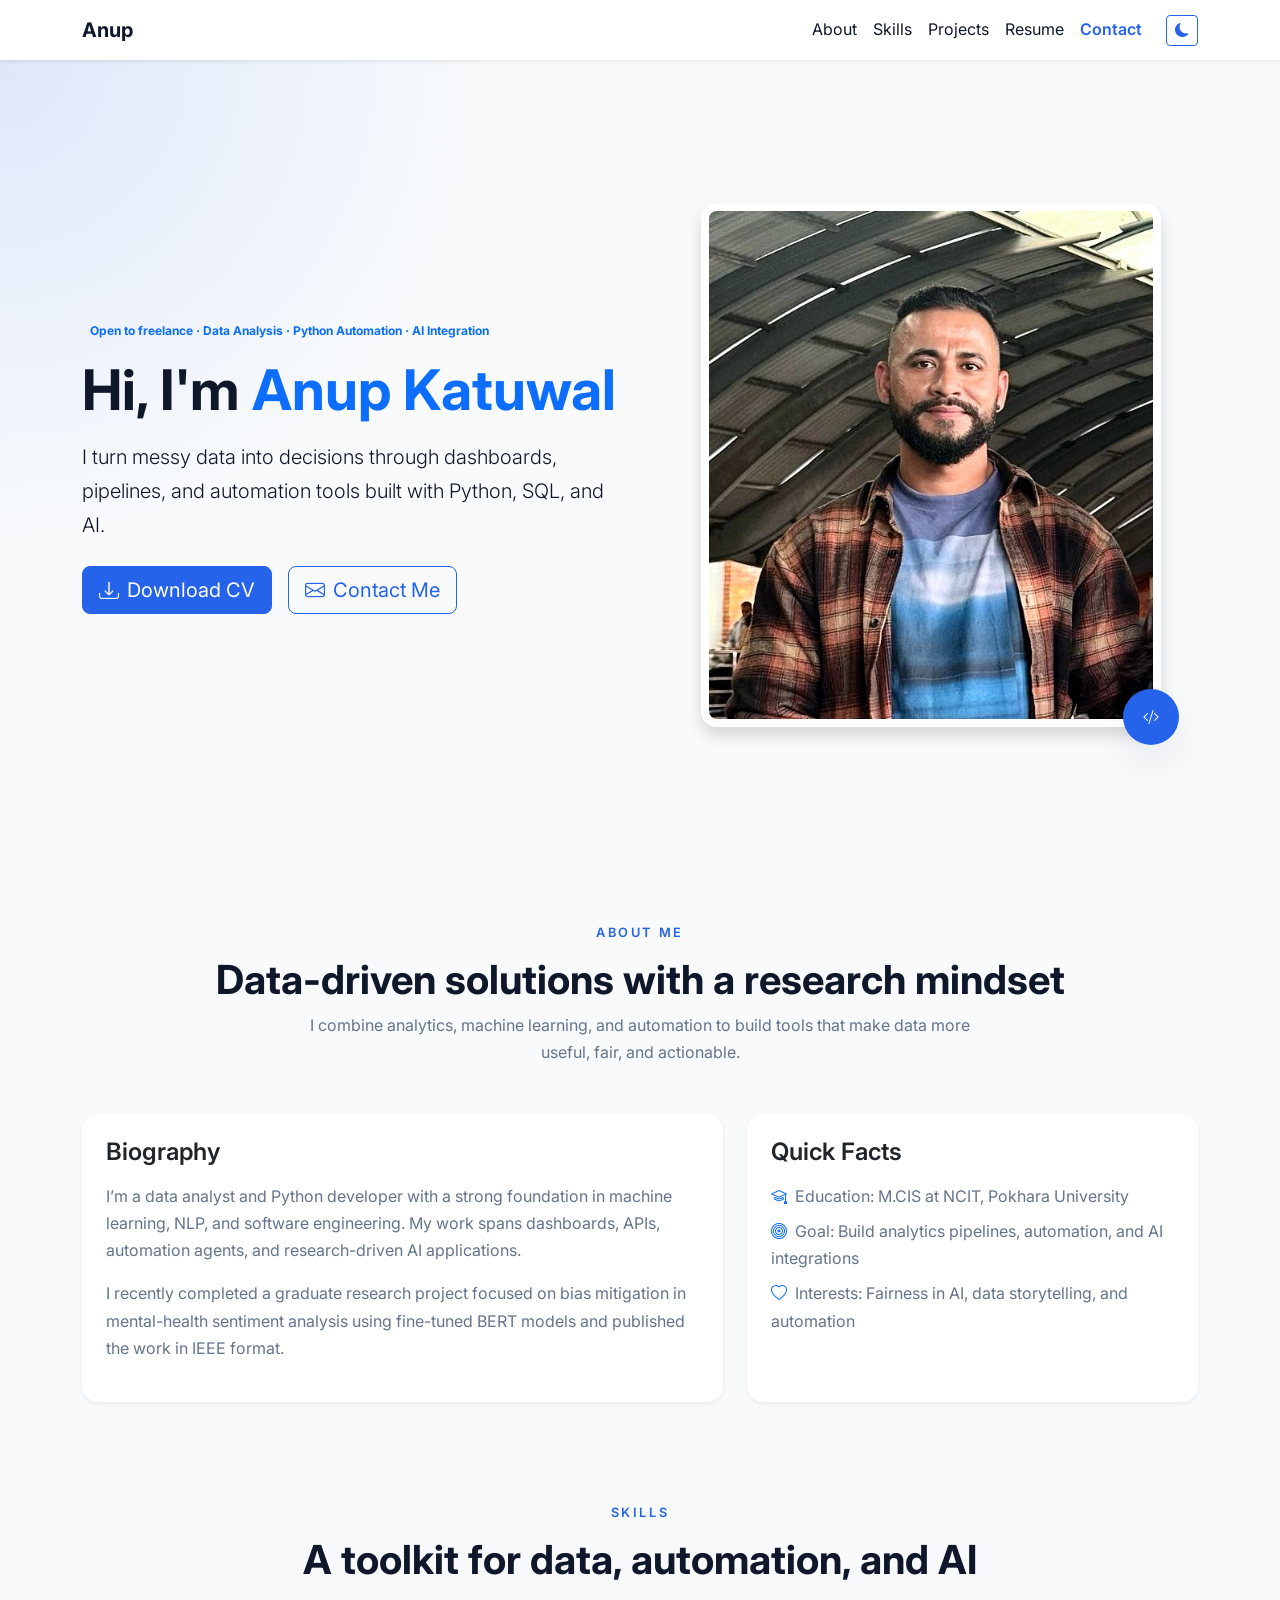
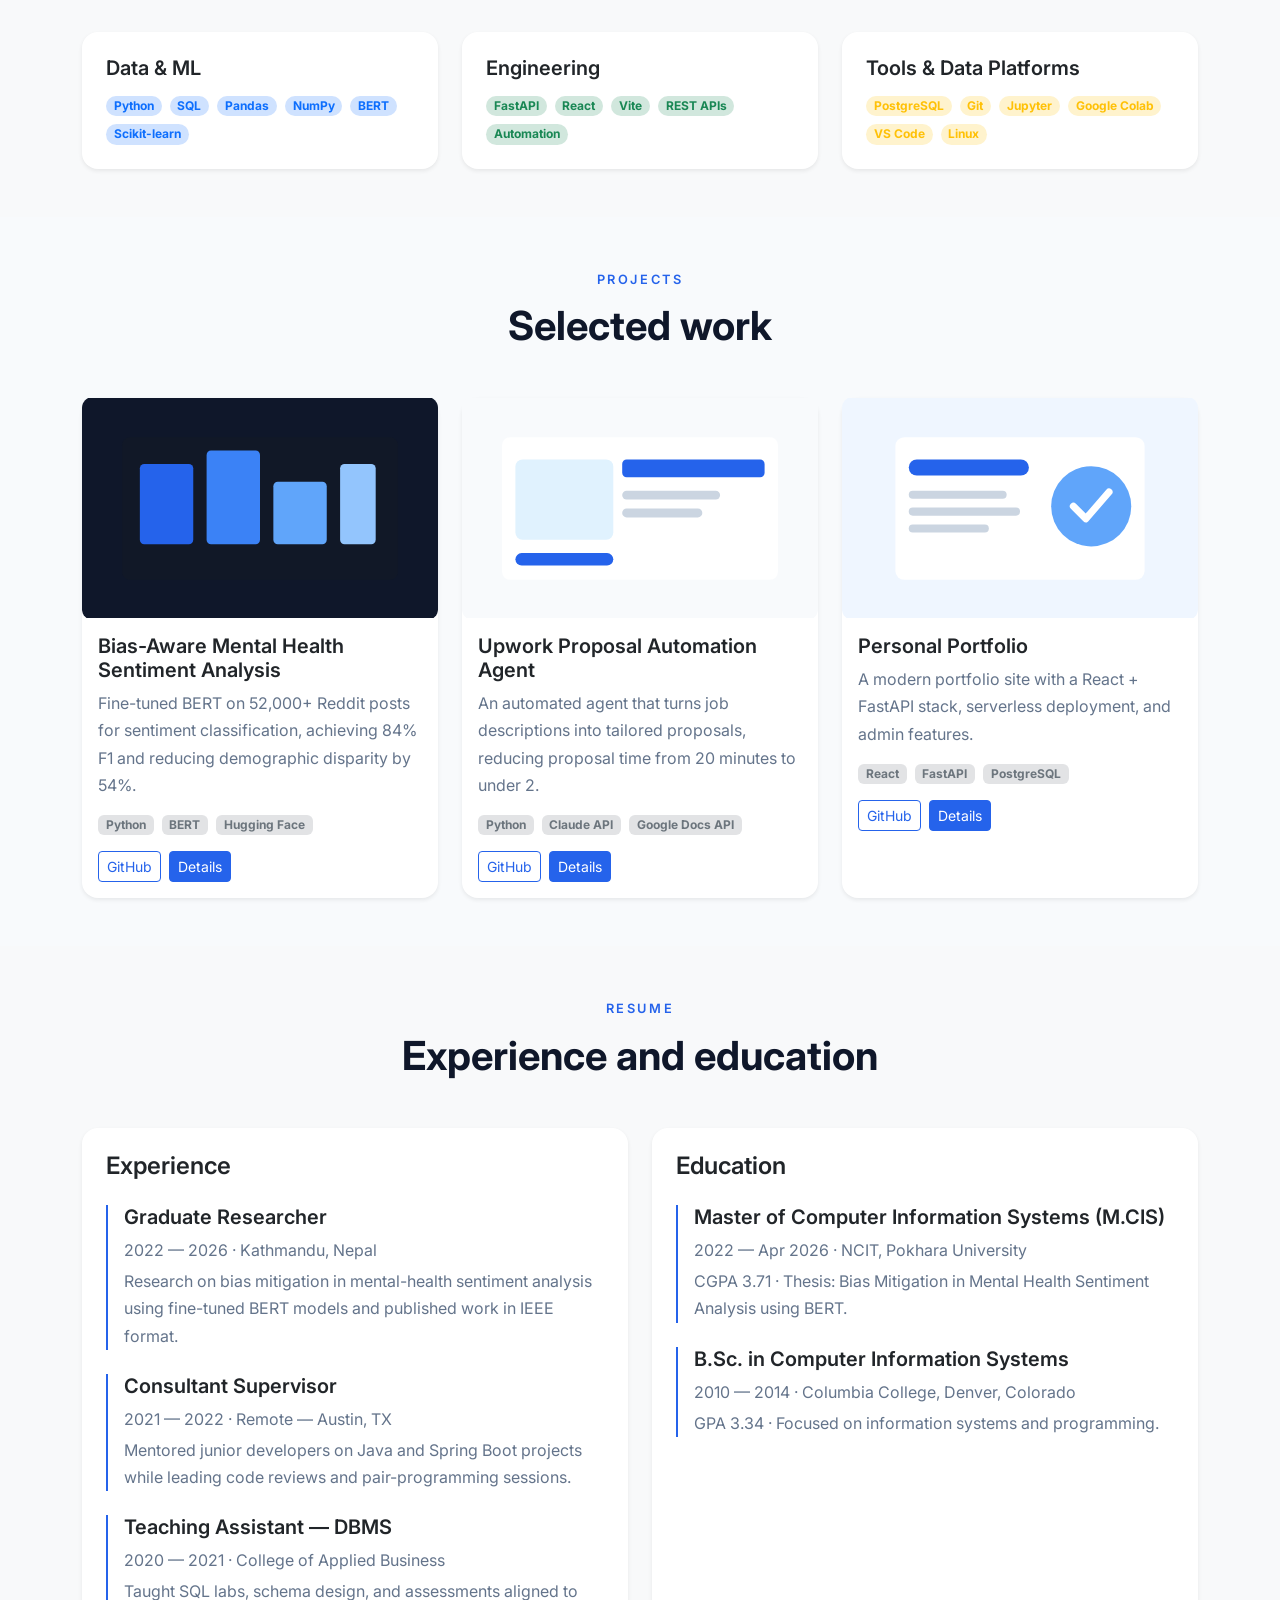
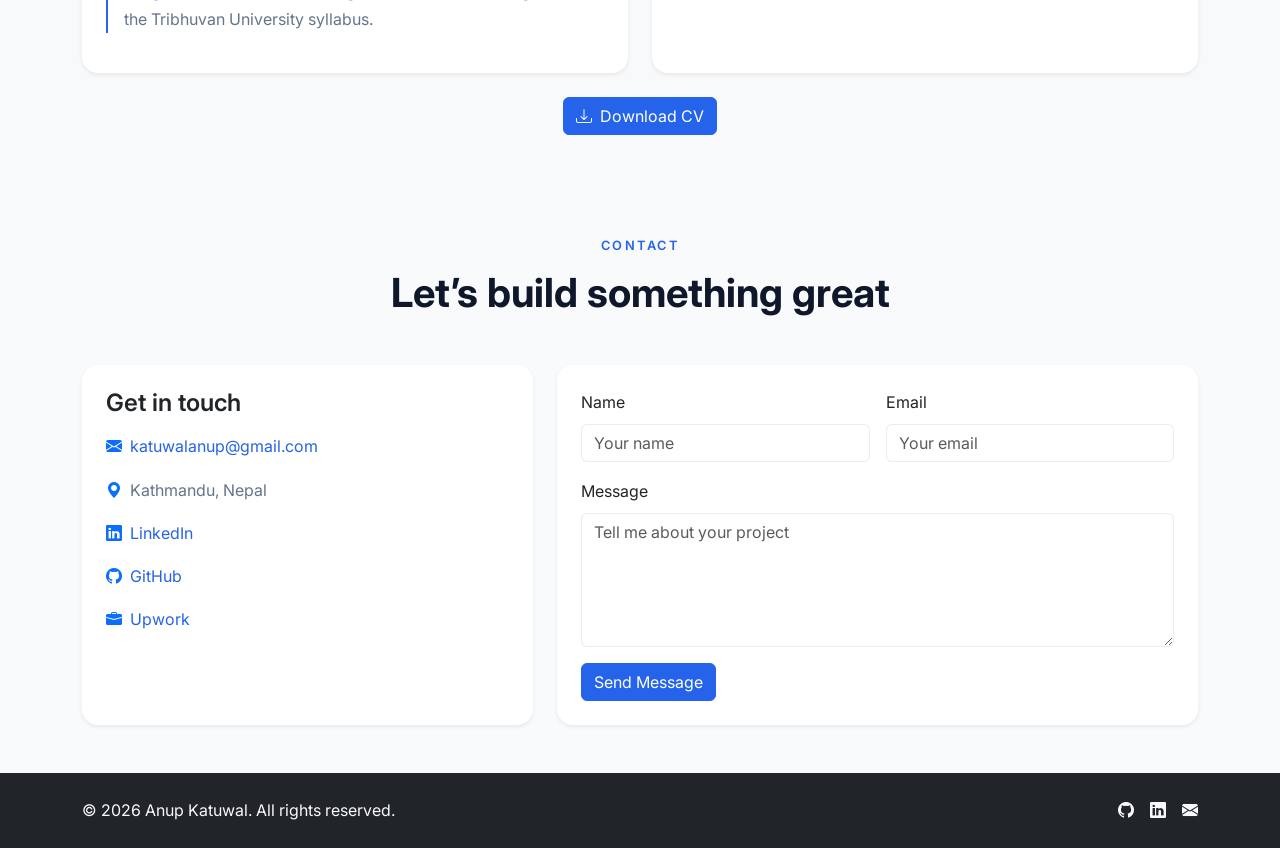
<file: docs/index.html>
<!DOCTYPE html>
<html lang="en" class="h-100">
  <head>
    <meta charset="UTF-8" />
    <meta name="viewport" content="width=device-width, initial-scale=1.0" />
    <meta
      name="description"
      content="Portfolio of Anup Katuwal, a data analyst and Python developer focused on analytics, automation, and AI integration."
    />
    <meta name="author" content="Anup Katuwal" />
    <meta property="og:title" content="Anup Katuwal | Data Analyst & Python Developer" />
    <meta property="og:description" content="Portfolio showcasing analytics, machine learning, and automation projects." />
    <meta property="og:type" content="website" />
<title>Anup Katuwal | Data Analyst & Python Developer</title>
    <link rel="preconnect" href="https://fonts.googleapis.com" />
    <link rel="preconnect" href="https://fonts.gstatic.com" crossorigin />
    <link href="https://fonts.googleapis.com/css2?family=Inter:wght@400;500;600;700;800&display=swap" rel="stylesheet" />
    <link
      href="https://cdn.jsdelivr.net/npm/bootstrap@5.3.3/dist/css/bootstrap.min.css"
      rel="stylesheet"
    />
    <link
      rel="stylesheet"
      href="https://cdn.jsdelivr.net/npm/bootstrap-icons@1.11.3/font/bootstrap-icons.css"
    />
    <link rel="stylesheet" href="css/style.css" />
  </head>
  <body class="d-flex flex-column min-vh-100">
    <header>
      <nav class="navbar navbar-expand-lg navbar-light bg-white shadow-sm sticky-top" id="mainNavbar">
        <div class="container">
          <a class="navbar-brand fw-bold text-primary" href="#home">Anup</a>
          <button
            class="navbar-toggler"
            type="button"
            data-bs-toggle="collapse"
            data-bs-target="#navbarNav"
            aria-controls="navbarNav"
            aria-expanded="false"
            aria-label="Toggle navigation"
          >
            <span class="navbar-toggler-icon"></span>
          </button>
          <div class="collapse navbar-collapse" id="navbarNav">
            <ul class="navbar-nav ms-auto align-items-lg-center">
              <li class="nav-item"><a class="nav-link" href="#about">About</a></li>
              <li class="nav-item"><a class="nav-link" href="#skills">Skills</a></li>
              <li class="nav-item"><a class="nav-link" href="#projects">Projects</a></li>
              <li class="nav-item"><a class="nav-link" href="#resume">Resume</a></li>
              <li class="nav-item"><a class="nav-link" href="#contact">Contact</a></li>
              <li class="nav-item ms-lg-3">
                <button class="btn btn-outline-primary btn-sm theme-toggle" type="button" aria-label="Toggle dark mode">
                  <i class="bi bi-moon-fill"></i>
                </button>
              </li>
            </ul>
          </div>
        </div>
      </nav>
    </header>

    <main id="home">
      <!-- Hero section -->
      <section class="hero py-5 py-lg-6">
        <div class="container">
          <div class="row align-items-center g-5">
            <div class="col-lg-6 order-2 order-lg-1">
              <span class="badge text-bg-primary-subtle text-primary mb-3">Open to freelance · Data Analysis · Python Automation · AI Integration</span>
              <h1 class="display-4 fw-bold mb-3">Hi, I'm <span class="text-primary">Anup Katuwal</span></h1>
              <p class="lead text-muted mb-4">
                I turn messy data into decisions through dashboards, pipelines, and automation tools built with Python, SQL, and AI.
              </p>
              <div class="d-flex flex-wrap gap-3">
                <a href="https://anup-katuwal.com.np/resume.pdf" class="btn btn-primary btn-lg" target="_blank" rel="noopener noreferrer">
                  <i class="bi bi-download me-2"></i>Download CV
                </a>
                <a href="#contact" class="btn btn-outline-primary btn-lg">
                  <i class="bi bi-envelope me-2"></i>Contact Me
                </a>
              </div>
            </div>
            <div class="col-lg-6 order-1 order-lg-2">
              <div class="hero-card position-relative mx-auto">
                <img src="images/profile.jpg" alt="Anup Katuwal profile photo" class="img-fluid rounded-4 shadow" />
                <div class="hero-badge">
                  <i class="bi bi-code-slash"></i>
                </div>
              </div>
            </div>
          </div>
        </div>
      </section>

      <!-- About section -->
      <section id="about" class="py-5 section-block">
        <div class="container">
          <div class="section-heading text-center mb-5">
            <span class="section-label">About Me</span>
            <h2 class="display-6 fw-bold">Data-driven solutions with a research mindset</h2>
            <p class="text-muted mx-auto section-intro">
              I combine analytics, machine learning, and automation to build tools that make data more useful, fair, and actionable.
            </>
          </div>
          <div class="row g-4">
            <div class="col-lg-7 reveal">
              <div class="card border-0 shadow-sm h-100 p-4">
                <h3 class="h4 fw-semibold mb-3">Biography</h3>
                <p class="text-muted">
                  I’m a data analyst and Python developer with a strong foundation in machine learning, NLP, and software engineering. My work spans dashboards, APIs, automation agents, and research-driven AI applications.
                </p>
                <p class="text-muted">
                  I recently completed a graduate research project focused on bias mitigation in mental-health sentiment analysis using fine-tuned BERT models and published the work in IEEE format.
                </p>
              </div>
            </div>
            <div class="col-lg-5 reveal">
              <div class="card border-0 shadow-sm h-100 p-4">
                <h3 class="h4 fw-semibold mb-3">Quick Facts</h3>
                <ul class="list-unstyled text-muted mb-0">
                  <li class="mb-2"><i class="bi bi-mortarboard me-2 text-primary"></i>Education: M.CIS at NCIT, Pokhara University</li>
                  <li class="mb-2"><i class="bi bi-bullseye me-2 text-primary"></i>Goal: Build analytics pipelines, automation, and AI integrations</li>
                  <li class="mb-2"><i class="bi bi-heart me-2 text-primary"></i>Interests: Fairness in AI, data storytelling, and automation</li>
                </ul>
              </div>
            </div>
          </div>
        </div>
      </section>

      <!-- Skills section -->
      <section id="skills" class="py-5 section-block bg-light">
        <div class="container">
          <div class="section-heading text-center mb-5">
            <span class="section-label">Skills</span>
            <h2 class="display-6 fw-bold">A toolkit for data, automation, and AI</h2>
          </div>
          <div class="row g-4">
            <div class="col-md-6 col-lg-4 reveal">
              <div class="card border-0 shadow-sm h-100 p-4 skill-card">
                <h3 class="h5 fw-semibold mb-3">Data & ML</h3>
                <div class="d-flex flex-wrap gap-2">
                  <span class="badge rounded-pill bg-primary-subtle text-primary">Python</span>
                  <span class="badge rounded-pill bg-primary-subtle text-primary">SQL</span>
                  <span class="badge rounded-pill bg-primary-subtle text-primary">Pandas</span>
                  <span class="badge rounded-pill bg-primary-subtle text-primary">NumPy</span>
                  <span class="badge rounded-pill bg-primary-subtle text-primary">BERT</span>
                  <span class="badge rounded-pill bg-primary-subtle text-primary">Scikit-learn</span>
                </div>
              </div>
            </div>
            <div class="col-md-6 col-lg-4 reveal">
              <div class="card border-0 shadow-sm h-100 p-4 skill-card">
                <h3 class="h5 fw-semibold mb-3">Engineering</h3>
                <div class="d-flex flex-wrap gap-2">
                  <span class="badge rounded-pill bg-success-subtle text-success">FastAPI</span>
                  <span class="badge rounded-pill bg-success-subtle text-success">React</span>
                  <span class="badge rounded-pill bg-success-subtle text-success">Vite</span>
                  <span class="badge rounded-pill bg-success-subtle text-success">REST APIs</span>
                  <span class="badge rounded-pill bg-success-subtle text-success">Automation</span>
                </div>
              </div>
            </div>
            <div class="col-md-6 col-lg-4 reveal">
              <div class="card border-0 shadow-sm h-100 p-4 skill-card">
                <h3 class="h5 fw-semibold mb-3">Tools & Data Platforms</h3>
                <div class="d-flex flex-wrap gap-2">
                  <span class="badge rounded-pill bg-warning-subtle text-warning">PostgreSQL</span>
                  <span class="badge rounded-pill bg-warning-subtle text-warning">Git</span>
                  <span class="badge rounded-pill bg-warning-subtle text-warning">Jupyter</span>
                  <span class="badge rounded-pill bg-warning-subtle text-warning">Google Colab</span>
                  <span class="badge rounded-pill bg-warning-subtle text-warning">VS Code</span>
                  <span class="badge rounded-pill bg-warning-subtle text-warning">Linux</span>
                </div>
              </div>
            </div>
          </div>
        </div>
      </section>

      <!-- Projects section -->
      <section id="projects" class="py-5 section-block">
        <div class="container">
          <div class="section-heading text-center mb-5">
            <span class="section-label">Projects</span>
            <h2 class="display-6 fw-bold">Selected work</h2>
          </div>
          <div class="row g-4">
            <div class="col-md-6 col-lg-4 reveal">
              <div class="card border-0 shadow-sm h-100 project-card">
                <img src="images/project-analytics.svg" class="card-img-top" alt="Bias-aware sentiment analysis project preview" />
                <div class="card-body">
                  <h3 class="h5 fw-semibold">Bias-Aware Mental Health Sentiment Analysis</h3>
                  <p class="text-muted">Fine-tuned BERT on 52,000+ Reddit posts for sentiment classification, achieving 84% F1 and reducing demographic disparity by 54%.</p>
                  <div class="d-flex flex-wrap gap-2 mb-3">
                    <span class="badge bg-secondary-subtle text-secondary">Python</span>
                    <span class="badge bg-secondary-subtle text-secondary">BERT</span>
                    <span class="badge bg-secondary-subtle text-secondary">Hugging Face</span>
                  </div>
                  <div class="d-flex gap-2">
                    <a href="https://github.com/anupkatuwal/bias-aware-sentiment-analysis-mental-health" target="_blank" rel="noopener noreferrer" class="btn btn-sm btn-outline-primary">GitHub</a>
                    <a href="https://anup-katuwal.com.np/projects/thesis" target="_blank" rel="noopener noreferrer" class="btn btn-sm btn-primary">Details</a>
                  </div>
                </div>
              </div>
            </div>
            <div class="col-md-6 col-lg-4 reveal">
              <div class="card border-0 shadow-sm h-100 project-card">
                <img src="images/project-ecommerce.svg" class="card-img-top" alt="Upwork proposal automation project preview" />
                <div class="card-body">
                  <h3 class="h5 fw-semibold">Upwork Proposal Automation Agent</h3>
                  <p class="text-muted">An automated agent that turns job descriptions into tailored proposals, reducing proposal time from 20 minutes to under 2.</p>
                  <div class="d-flex flex-wrap gap-2 mb-3">
                    <span class="badge bg-secondary-subtle text-secondary">Python</span>
                    <span class="badge bg-secondary-subtle text-secondary">Claude API</span>
                    <span class="badge bg-secondary-subtle text-secondary">Google Docs API</span>
                  </div>
                  <div class="d-flex gap-2">
                    <a href="https://github.com/anupkatuwal/upwork-proposal-agent" target="_blank" rel="noopener noreferrer" class="btn btn-sm btn-outline-primary">GitHub</a>
                    <a href="https://anup-katuwal.com.np/projects/upwork-agent" target="_blank" rel="noopener noreferrer" class="btn btn-sm btn-primary">Details</a>
                  </div>
                </div>
              </div>
            </div>
            <div class="col-md-6 col-lg-4 reveal">
              <div class="card border-0 shadow-sm h-100 project-card">
                <img src="images/project-taskmanager.svg" class="card-img-top" alt="Portfolio project preview" />
                <div class="card-body">
                  <h3 class="h5 fw-semibold">Personal Portfolio</h3>
                  <p class="text-muted">A modern portfolio site with a React + FastAPI stack, serverless deployment, and admin features.</p>
                  <div class="d-flex flex-wrap gap-2 mb-3">
                    <span class="badge bg-secondary-subtle text-secondary">React</span>
                    <span class="badge bg-secondary-subtle text-secondary">FastAPI</span>
                    <span class="badge bg-secondary-subtle text-secondary">PostgreSQL</span>
                  </div>
                  <div class="d-flex gap-2">
                    <a href="https://github.com/anupkatuwal/anup-portfolio" target="_blank" rel="noopener noreferrer" class="btn btn-sm btn-outline-primary">GitHub</a>
                    <a href="https://anup-katuwal.com.np/projects/portfolio" target="_blank" rel="noopener noreferrer" class="btn btn-sm btn-primary">Details</a>
                  </div>
                </div>
              </div>
            </div>
          </div>
        </div>
      </section>

      <!-- Resume section -->
      <section id="resume" class="py-5 section-block bg-light">
        <div class="container">
          <div class="section-heading text-center mb-5">
            <span class="section-label">Resume</span>
            <h2 class="display-6 fw-bold">Experience and education</h2>
          </div>
          <div class="row g-4">
            <div class="col-lg-6 reveal">
              <div class="card border-0 shadow-sm h-100 p-4">
                <h3 class="h4 fw-semibold mb-4">Experience</h3>
                <div class="timeline">
                  <div class="timeline-item mb-4">
                    <h5 class="fw-semibold">Graduate Researcher</h5>
                    <p class="text-muted mb-1">2022 — 2026 · Kathmandu, Nepal</p>
                    <p class="text-muted">Research on bias mitigation in mental-health sentiment analysis using fine-tuned BERT models and published work in IEEE format.</p>
                  </div>
                  <div class="timeline-item mb-4">
                    <h5 class="fw-semibold">Consultant Supervisor</h5>
                    <p class="text-muted mb-1">2021 — 2022 · Remote — Austin, TX</p>
                    <p class="text-muted">Mentored junior developers on Java and Spring Boot projects while leading code reviews and pair-programming sessions.</p>
                  </div>
                  <div class="timeline-item">
                    <h5 class="fw-semibold">Teaching Assistant — DBMS</h5>
                    <p class="text-muted mb-1">2020 — 2021 · College of Applied Business</p>
                    <p class="text-muted">Taught SQL labs, schema design, and assessments aligned to the Tribhuvan University syllabus.</p>
                  </div>
                </div>
              </div>
            </div>
            <div class="col-lg-6 reveal">
              <div class="card border-0 shadow-sm h-100 p-4">
                <h3 class="h4 fw-semibold mb-4">Education</h3>
                <div class="timeline">
                  <div class="timeline-item mb-4">
                    <h5 class="fw-semibold">Master of Computer Information Systems (M.CIS)</h5>
                    <p class="text-muted mb-1">2022 — Apr 2026 · NCIT, Pokhara University</p>
                    <p class="text-muted">CGPA 3.71 · Thesis: Bias Mitigation in Mental Health Sentiment Analysis using BERT.</p>
                  </div>
                  <div class="timeline-item">
                    <h5 class="fw-semibold">B.Sc. in Computer Information Systems</h5>
                    <p class="text-muted mb-1">2010 — 2014 · Columbia College, Denver, Colorado</p>
                    <p class="text-muted">GPA 3.34 · Focused on information systems and programming.</p>
                  </div>
                </div>
              </div>
            </div>
          </div>
          <div class="text-center mt-4">
            <a href="https://anup-katuwal.com.np/resume.pdf" class="btn btn-primary" target="_blank" rel="noopener noreferrer">
              <i class="bi bi-download me-2"></i>Download CV
            </a>
          </div>
        </div>
      </section>

      <!-- Contact section -->
      <section id="contact" class="py-5 section-block">
        <div class="container">
          <div class="section-heading text-center mb-5">
            <span class="section-label">Contact</span>
            <h2 class="display-6 fw-bold">Let’s build something great</h2>
          </div>
          <div class="row g-4">
            <div class="col-lg-5 reveal">
              <div class="card border-0 shadow-sm h-100 p-4">
                <h3 class="h4 fw-semibold mb-3">Get in touch</h3>
                <ul class="list-unstyled text-muted">
                  <li class="mb-3"><i class="bi bi-envelope-fill me-2 text-primary"></i><a href="mailto:katuwalanup@gmail.com" class="text-decoration-none">katuwalanup@gmail.com</a></li>
                  <li class="mb-3"><i class="bi bi-geo-alt-fill me-2 text-primary"></i>Kathmandu, Nepal</li>
                  <li class="mb-3"><i class="bi bi-linkedin me-2 text-primary"></i><a href="https://www.linkedin.com/in/anupkatuwal1989" target="_blank" rel="noopener noreferrer" class="text-decoration-none">LinkedIn</a></li>
                  <li class="mb-3"><i class="bi bi-github me-2 text-primary"></i><a href="https://github.com/anupkatuwal" target="_blank" rel="noopener noreferrer" class="text-decoration-none">GitHub</a></li>
                  <li><i class="bi bi-briefcase-fill me-2 text-primary"></i><a href="https://www.upwork.com/freelancers/~01fe60c948627059d5" target="_blank" rel="noopener noreferrer" class="text-decoration-none">Upwork</a></li>
                </ul>
              </div>
            </div>
            <div class="col-lg-7 reveal">
              <div class="card border-0 shadow-sm h-100 p-4">
                <div id="formSuccess" class="alert alert-success d-none" role="alert">
                  <i class="bi bi-check-circle-fill me-2"></i>Thanks! I'll get back to you shortly.
                </div>
                <form id="contactForm" novalidate>
                  <div class="row g-3">
                    <div class="col-md-6">
                      <label for="contactName" class="form-label">Name</label>
                      <input type="text" class="form-control" id="contactName" placeholder="Your name" required />
                      <div class="invalid-feedback">Please enter your name.</div>
                    </div>
                    <div class="col-md-6">
                      <label for="contactEmail" class="form-label">Email</label>
                      <input type="email" class="form-control" id="contactEmail" placeholder="Your email" required />
                      <div class="invalid-feedback">Please enter a valid email.</div>
                    </div>
                    <div class="col-12">
                      <label for="contactMessage" class="form-label">Message</label>
                      <textarea class="form-control" id="contactMessage" rows="5" placeholder="Tell me about your project" required></textarea>
                      <div class="invalid-feedback">Please enter a message.</div>
                    </div>
                    <div class="col-12">
                      <button type="submit" class="btn btn-primary" id="formSubmit">
                        <span class="submit-text">Send Message</span>
                        <span class="spinner-border spinner-border-sm d-none ms-2" role="status" aria-hidden="true"></span>
                      </button>
                    </div>
                  </div>
                </form>
              </div>
            </div>
          </div>
        </div>
      </section>
    </main>

    <footer class="mt-auto py-4 bg-dark text-light">
      <div class="container d-flex flex-column flex-md-row justify-content-between align-items-center gap-3">
        <p class="mb-0">© 2026 Anup Katuwal. All rights reserved.</p>
        <div class="d-flex gap-3">
          <a href="https://github.com/anupkatuwal" target="_blank" rel="noopener noreferrer" class="text-light text-decoration-none" aria-label="GitHub"><i class="bi bi-github"></i></a>
          <a href="https://www.linkedin.com/in/anupkatuwal1989" target="_blank" rel="noopener noreferrer" class="text-light text-decoration-none" aria-label="LinkedIn"><i class="bi bi-linkedin"></i></a>
          <a href="mailto:katuwalanup@gmail.com" class="text-light text-decoration-none" aria-label="Email"><i class="bi bi-envelope-fill"></i></a>
        </div>
      </div>
    </footer>

    <button type="button" class="btn btn-primary rounded-circle back-to-top" id="backToTop" aria-label="Back to top">
      <i class="bi bi-arrow-up"></i>
    </button>

    <script src="https://cdn.jsdelivr.net/npm/bootstrap@5.3.3/dist/js/bootstrap.bundle.min.js"></script>
    <script src="js/script.js"></script>
  </body>
</html>
</file>
<file: docs/css/style.css>
:root {
  --bg: #f8fafc;
  --surface: #ffffff;
  --surface-alt: #f1f5f9;
  --text: #0f172a;
  --muted: #64748b;
  --primary: #2563eb;
  --primary-dark: #1d4ed8;
  --border: rgba(15, 23, 42, 0.08);
  --shadow: 0 16px 40px rgba(15, 23, 42, 0.08);
  --transition: 0.3s ease;
}

body.dark {
  --bg: #020617;
  --surface: #0f172a;
  --surface-alt: #111827;
  --text: #e2e8f0;
  --muted: #94a3b8;
  --primary: #60a5fa;
  --primary-dark: #3b82f6;
  --border: rgba(255, 255, 255, 0.08);
  --shadow: 0 16px 40px rgba(2, 6, 23, 0.45);
}

html {
  scroll-behavior: smooth;
}

body {
  background: var(--bg);
  color: var(--text);
  font-family: 'Inter', "Segoe UI", Roboto, Arial, sans-serif;
  font-size: 1rem;
  line-height: 1.7;
  transition: background-color var(--transition), color var(--transition);
}

a {
  color: var(--primary);
}

.text-muted {
  color: var(--muted) !important;
}

img {
  max-width: 100%;
  display: block;
}

section {
  scroll-margin-top: 80px;
}

.navbar {
  transition: background-color var(--transition), box-shadow var(--transition);
}

.navbar-light {
  background-color: var(--surface) !important;
}

.navbar-brand,
.nav-link,
.navbar-toggler {
  color: var(--text) !important;
}

.nav-link.active {
  color: var(--primary) !important;
  font-weight: 600;
}

.hero {
  min-height: 90vh;
  display: flex;
  align-items: center;
  background: radial-gradient(circle at top left, rgba(37, 99, 235, 0.12), transparent 32%), var(--bg);
}

.py-lg-6 {
  padding-top: 5rem;
  padding-bottom: 5rem;
}

.hero-card {
  max-width: 460px;
  position: relative;
}

.hero-card img {
  border: 8px solid var(--surface);
  box-shadow: var(--shadow);
}

.hero-badge {
  position: absolute;
  bottom: -18px;
  right: -18px;
  width: 56px;
  height: 56px;
  display: grid;
  place-items: center;
  background: var(--primary);
  color: white;
  border-radius: 50%;
  box-shadow: var(--shadow);
  animation: float 3s ease-in-out infinite;
}

.section-heading {
  margin-bottom: 2rem;
}

.section-intro {
  max-width: 700px;
}

.section-label {
  display: inline-block;
  margin-bottom: 0.75rem;
  color: var(--primary);
  font-weight: 600;
  text-transform: uppercase;
  letter-spacing: 0.2em;
  font-size: 0.8rem;
}

.card,
.skill-card,
.project-card {
  background: var(--surface);
  border: 1px solid var(--border);
  border-radius: 1rem;
  transition: transform var(--transition), box-shadow var(--transition), border-color var(--transition);
}

.card:hover,
.skill-card:hover,
.project-card:hover {
  transform: translateY(-6px);
  box-shadow: var(--shadow);
}

.project-card img {
  height: 220px;
  object-fit: cover;
}

.timeline-item {
  position: relative;
  padding-left: 1rem;
  border-left: 2px solid var(--primary);
}

.back-to-top {
  position: fixed;
  right: 1.25rem;
  bottom: 1.25rem;
  width: 48px;
  height: 48px;
  opacity: 0;
  visibility: hidden;
  transform: translateY(12px);
  transition: opacity var(--transition), transform var(--transition), visibility var(--transition);
  z-index: 1030;
}

.back-to-top.show {
  opacity: 1;
  visibility: visible;
  transform: translateY(0);
}

.btn-primary {
  background: var(--primary);
  border-color: var(--primary);
}

.btn-primary:hover {
  background: var(--primary-dark);
  border-color: var(--primary-dark);
}

.btn-outline-primary {
  color: var(--primary);
  border-color: var(--primary);
}

.btn-outline-primary:hover {
  background: var(--primary);
  border-color: var(--primary);
  color: #fff;
}

.form-control {
  background-color: var(--surface);
  color: var(--text);
  border-color: var(--border);
}

.form-control:focus {
  border-color: var(--primary);
  box-shadow: 0 0 0 0.2rem rgba(37, 99, 235, 0.15);
}

@keyframes float {
  0%,
  100% {
    transform: translateY(0px);
  }
  50% {
    transform: translateY(-8px);
  }
}

/* Dark mode overrides for Bootstrap utility classes */
body.dark .bg-light {
  background-color: var(--surface-alt) !important;
}

body.dark .bg-white {
  background-color: var(--surface) !important;
}

body.dark .form-control {
  background-color: var(--surface);
  color: var(--text);
  border-color: var(--border);
}

body.dark .form-control::placeholder {
  color: var(--muted);
}

body.dark .navbar-light .navbar-toggler-icon {
  filter: invert(1);
}

/* Badge subtle colors in dark mode */
body.dark .bg-primary-subtle {
  background-color: rgba(96, 165, 250, 0.15) !important;
}

body.dark .bg-success-subtle {
  background-color: rgba(34, 197, 94, 0.15) !important;
}

body.dark .bg-warning-subtle {
  background-color: rgba(234, 179, 8, 0.15) !important;
}

body.dark .bg-secondary-subtle {
  background-color: rgba(148, 163, 184, 0.15) !important;
}

body.dark .text-warning {
  color: #fbbf24 !important;
}

body.dark .text-success {
  color: #4ade80 !important;
}

body.dark .text-secondary {
  color: #94a3b8 !important;
}

/* Scroll-reveal animation */
.reveal {
  opacity: 0;
  transform: translateY(28px);
  transition: opacity 0.55s ease, transform 0.55s ease;
}

.reveal.visible {
  opacity: 1;
  transform: translateY(0);
}

/* Stagger children inside reveal rows */
.row .reveal:nth-child(2) { transition-delay: 0.1s; }
.row .reveal:nth-child(3) { transition-delay: 0.2s; }

/* Hero text animation */
.hero h1 {
  animation: fadeUp 0.6s ease both;
}

.hero .lead {
  animation: fadeUp 0.6s 0.1s ease both;
  color: var(--text) !important;
  opacity: 0.8;
}

.hero .d-flex {
  animation: fadeUp 0.6s 0.2s ease both;
}

.hero-card {
  animation: fadeUp 0.7s ease both;
}

@keyframes fadeUp {
  from {
    opacity: 0;
    transform: translateY(20px);
  }
  to {
    opacity: 1;
    transform: translateY(0);
  }
}

/* Navbar dark mode */
body.dark #mainNavbar {
  background-color: var(--surface) !important;
  border-bottom: 1px solid var(--border);
}

/* Footer */
body.dark footer {
  background-color: #000 !important;
}

@media (max-width: 991px) {
  .hero {
    min-height: unset;
    padding-top: 3rem;
  }
}
</file>
